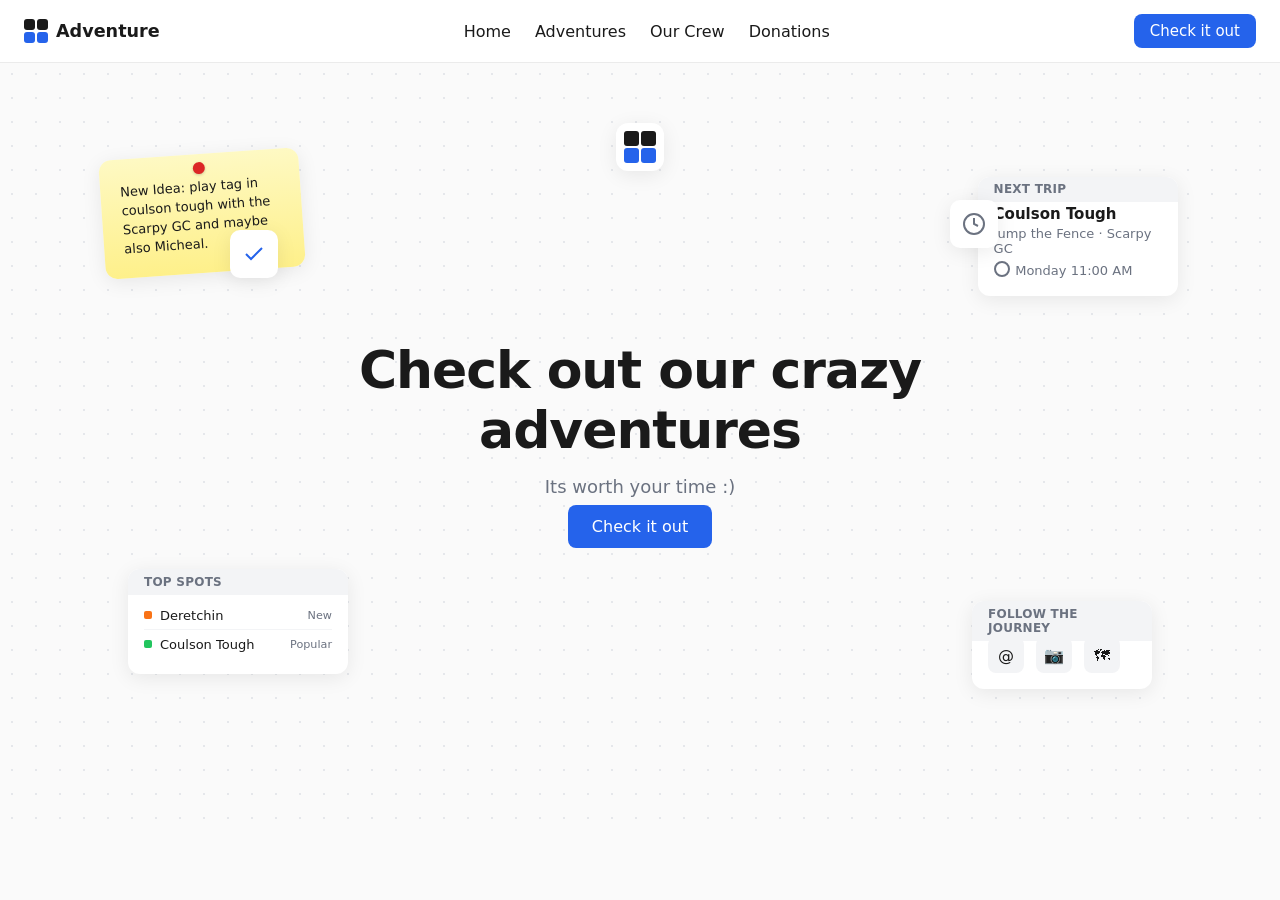
<file: index.html>
<!DOCTYPE html>
<html lang="en">
<head>
    <meta charset="UTF-8">
    <meta name="viewport" content="width=device-width, initial-scale=1.0">
    <link rel="icon" href="data:image/svg+xml,<svg xmlns='http://www.w3.org/2000/svg' viewBox='0 0 32 32'><rect width='32' height='32' fill='%231a1a2e'/><rect x='8' y='8' width='8' height='8' fill='%23e94560'/><rect x='16' y='16' width='8' height='8' fill='%23e94560'/></svg>">
    <link rel="stylesheet" href="styles.css">
    <title>Adventure Website — Home</title>
</head>
<body>
    <header class="site-header">
        <a href="index.html" class="logo">
            <span class="logo-icon">
                <span class="logo-square"></span>
                <span class="logo-square"></span>
                <span class="logo-square logo-square--accent"></span>
                <span class="logo-square logo-square--accent"></span>
            </span>
            <span class="logo-text">Adventure</span>
        </a>
        <nav class="main-nav">
            <a href="index.html" class="nav-link">Home</a>
            <a href="adventures.html" class="nav-link">Adventures</a>
            <a href="crew.html" class="nav-link">Our Crew</a>
            <a href="donations.html" class="nav-link">Donations</a>
        </nav>
        <a href="adventures.html" class="btn btn--primary">Check it out</a>
    </header>

    <main class="hero-wrap">
        <div class="hero-bg" aria-hidden="true"></div>

        <!-- Floating cards -->
        <div class="hero-card hero-card--note">
            <div class="hero-card__pin"></div>
            <p>New Idea: play tag in coulson tough with the Scarpy GC and maybe also Micheal.</p>
        </div>
        <div class="hero-card hero-card--icon hero-card--icon-check">
            <svg width="24" height="24" viewBox="0 0 24 24" fill="none" stroke="currentColor" stroke-width="2"><path d="M20 6L9 17l-5-5"/></svg>
        </div>
        <div class="hero-card hero-card--logo-float">
            <span class="logo-icon logo-icon--sm">
                <span class="logo-square"></span>
                <span class="logo-square"></span>
                <span class="logo-square logo-square--accent"></span>
                <span class="logo-square logo-square--accent"></span>
            </span>
        </div>
        <div class="hero-card hero-card--trip">
            <div class="hero-card__tab">Next trip</div>
            <p class="hero-card__title">Coulson Tough</p>
            <p class="hero-card__meta">Jump the Fence · Scarpy GC</p>
            <p class="hero-card__time"><span class="hero-card__clock"></span> Monday 11:00 AM</p>
        </div>
        <div class="hero-card hero-card--icon hero-card--icon-clock">
            <svg width="24" height="24" viewBox="0 0 24 24" fill="none" stroke="currentColor" stroke-width="2"><circle cx="12" cy="12" r="10"/><path d="M12 6v6l4 2"/></svg>
        </div>
        <div class="hero-card hero-card--tasks">
            <div class="hero-card__tab">Top spots</div>
            <div class="hero-card__task">
                <span class="hero-card__dot hero-card__dot--orange"></span>
                <span>Deretchin</span>
                <span class="hero-card__pct">New</span>
            </div>
            <div class="hero-card__task">
                <span class="hero-card__dot hero-card__dot--green"></span>
                <span>Coulson Tough</span>
                <span class="hero-card__pct">Popular</span>
            </div>
        </div>
        <div class="hero-card hero-card--integrations">
            <div class="hero-card__tab">Follow the journey</div>
            <div class="hero-card__icons">
                <span class="hero-card__app" title="Social">@</span>
                <span class="hero-card__app" title="Photos">📷</span>
                <span class="hero-card__app" title="Map">🗺</span>
            </div>
        </div>

        <section class="hero">
            <h1 class="hero__headline">Check out our crazy adventures</h1>
            <p class="hero__tagline">Its worth your time :)</p>
            <a href="adventures.html" class="btn btn--primary btn--hero">Check it out</a>
        </section>
    </main>
</body>
</html>
</file>
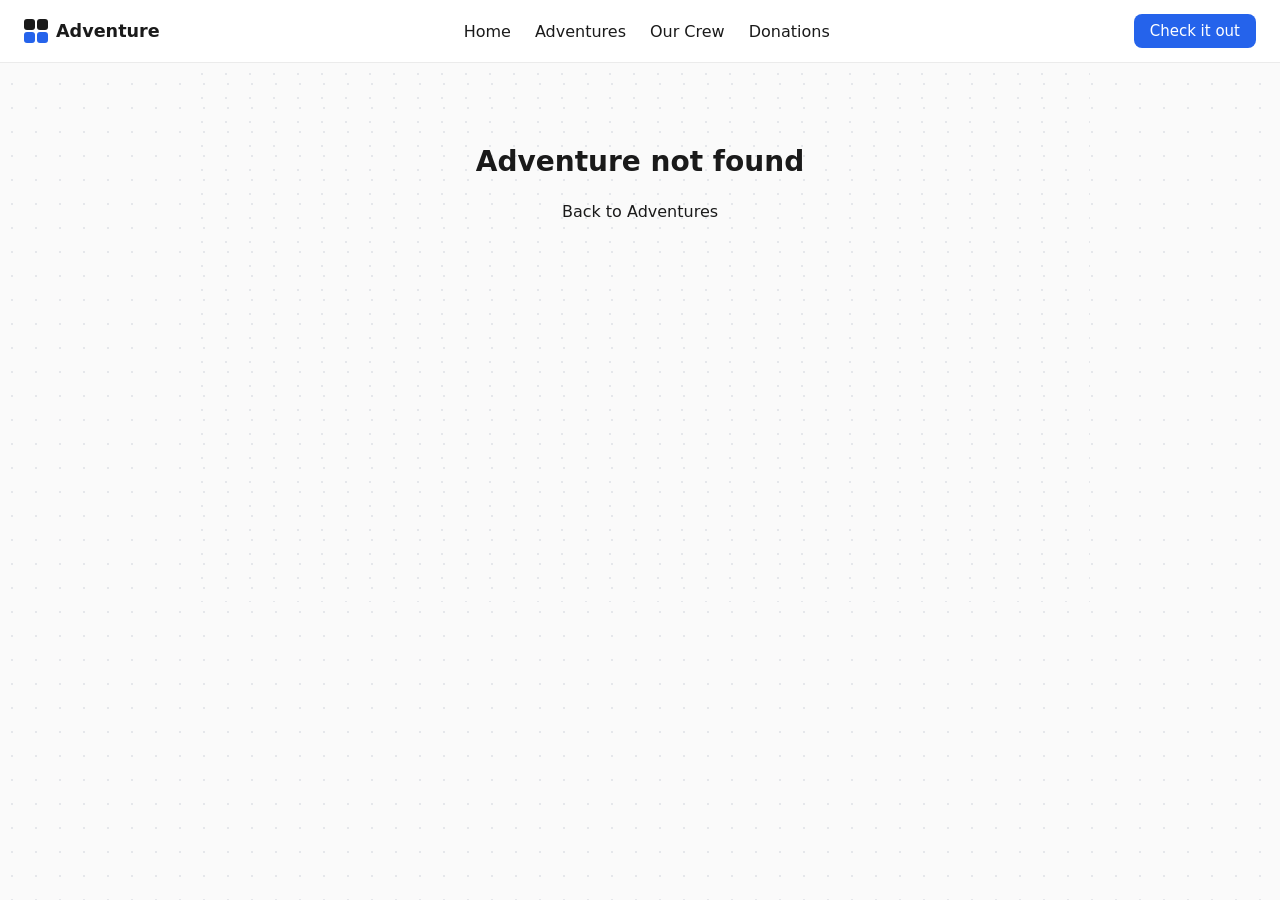
<file: adventure-detail.html>
<!DOCTYPE html>
<html lang="en">
<head>
    <meta charset="UTF-8">
    <meta name="viewport" content="width=device-width, initial-scale=1.0">
    <link rel="icon" href="data:image/svg+xml,<svg xmlns='http://www.w3.org/2000/svg' viewBox='0 0 32 32'><rect width='32' height='32' fill='%231a1a2e'/><rect x='8' y='8' width='8' height='8' fill='%23e94560'/><rect x='16' y='16' width='8' height='8' fill='%23e94560'/></svg>">
    <link rel="stylesheet" href="styles.css">
    <title>Adventure Website — Adventure</title>
</head>
<body class="has-hero-bg">
    <header class="site-header">
        <a href="index.html" class="logo">
            <span class="logo-icon">
                <span class="logo-square"></span>
                <span class="logo-square"></span>
                <span class="logo-square logo-square--accent"></span>
                <span class="logo-square logo-square--accent"></span>
            </span>
            <span class="logo-text">Adventure</span>
        </a>
        <nav class="main-nav">
            <a href="index.html" class="nav-link">Home</a>
            <a href="adventures.html" class="nav-link">Adventures</a>
            <a href="crew.html" class="nav-link">Our Crew</a>
            <a href="donations.html" class="nav-link">Donations</a>
        </nav>
        <a href="adventures.html" class="btn btn--primary">Check it out</a>
    </header>

    <main class="page-content page-content--detail" id="detail-root">
        <p class="detail-loading" id="detail-loading">Loading…</p>
    </main>

    <!-- Slideshow overlay: watch all media in order -->
    <div id="slideshow" class="slideshow" aria-hidden="true">
        <button type="button" class="slideshow__close" id="slideshow-close" aria-label="Close">×</button>
        <button type="button" class="slideshow__nav slideshow__prev" id="slideshow-prev" aria-label="Previous">←</button>
        <div class="slideshow__content" id="slideshow-content"></div>
        <button type="button" class="slideshow__nav slideshow__next" id="slideshow-next" aria-label="Next">→</button>
        <div class="slideshow__counter" id="slideshow-counter"></div>
    </div>

    <script src="js/adventures-data.js?v=3"></script>
    <script>
        function getSlugFromUrl() {
            var params = new URLSearchParams(window.location.search);
            return params.get('adventure') || '';
        }

        function escapeHtml(text) {
            if (text == null) return '';
            var div = document.createElement('div');
            div.textContent = text;
            return div.innerHTML;
        }

        function youtubeEmbedUrl(url) {
            if (!url) return null;
            var m = url.match(/(?:youtube\.com\/watch\?v=|youtu\.be\/)([a-zA-Z0-9_-]+)/);
            return m ? 'https://www.youtube.com/embed/' + m[1] : null;
        }

        function buildMediaList(day) {
            var list = [];
            (day.photos || []).forEach(function (src) {
                list.push({ type: 'photo', src: src });
            });
            (day.videos || []).forEach(function (src) {
                var embed = youtubeEmbedUrl(src);
                list.push({ type: 'video', src: src, embed: embed || undefined });
            });
            return list;
        }

        function renderMediaCard(item, index, dateIndex) {
            var isVideo = item.type === 'video';
            var thumb = '';
            if (isVideo) {
                var ytId = item.src && (item.src.match(/(?:youtube\.com\/watch\?v=|youtu\.be\/)([a-zA-Z0-9_-]+)/) || [])[1];
                if (ytId) {
                    thumb = '<div class="media-card__thumb media-card__thumb--video" style="background-image:url(https://img.youtube.com/vi/' + escapeHtml(ytId) + '/mqdefault.jpg)"></div>';
                } else {
                    thumb = '<div class="media-card__thumb media-card__thumb--video"><video preload="metadata" muted src="' + escapeHtml(item.src) + '"></video><span class="media-card__play" aria-hidden="true"></span></div>';
                }
            } else {
                thumb = '<div class="media-card__thumb"><img src="' + escapeHtml(item.src) + '" alt="" loading="lazy"></div>';
            }
            return '<div class="media-card" data-index="' + index + '" data-date-index="' + dateIndex + '" data-src="' + escapeHtml(item.src) + '" data-type="' + item.type + '" data-embed="' + escapeHtml(item.embed || '') + '">' + thumb + '<button type="button" class="media-card__hit" aria-label="Open slideshow"></button></div>';
        }

        function renderDetail() {
            var slug = getSlugFromUrl();
            var root = document.getElementById('detail-root');
            var loading = document.getElementById('detail-loading');
            var adventures = window.ADVENTURES_DATA || [];
            var adventure = adventures.filter(function (a) { return a.slug === slug; })[0];

            if (loading) loading.remove();

            if (!adventure) {
                root.innerHTML =
                    '<div class="detail-not-found">' +
                        '<h1 class="page-title">Adventure not found</h1>' +
                        '<p><a href="adventures.html" class="nav-link">Back to Adventures</a></p>' +
                    '</div>';
                return;
            }

            var html = '';

            html += '<div class="detail-header">';
            html += '<a href="adventures.html" class="detail-back">← Adventures</a>';
            html += '<h1 class="detail-title">' + escapeHtml(adventure.name) + '</h1>';
            if (adventure.description) {
                html += '<p class="detail-description">' + escapeHtml(adventure.description) + '</p>';
            }
            html += '</div>';

            var hasDates = adventure.dates && adventure.dates.length > 0;

            if (hasDates) {
                adventure.dates.forEach(function (day, dateIndex) {
                    var mediaList = buildMediaList(day);
                    if (mediaList.length === 0) return;

                    var hasPhotos = (day.photos || []).length > 0;
                    var hasVideos = (day.videos || []).length > 0;

                    var mediaJson = JSON.stringify(mediaList).replace(/'/g, '&#39;');
                    html += "<section class=\"detail-date-section\" data-media='" + mediaJson + "'>";
                    html += '<h2 class="detail-date-title">' + escapeHtml(day.label || day.date) + '</h2>';
                    html += '<p class="detail-date-hint">Click a card to open a slideshow and watch all in order.</p>';
                    html += '<div class="detail-media-cards">';
                    mediaList.forEach(function (item, i) {
                        html += renderMediaCard(item, i, dateIndex);
                    });
                    html += '</div></section>';
                });
            }

            if (!hasDates || adventure.dates.every(function (d) {
                return (!d.photos || d.photos.length === 0) && (!d.videos || d.videos.length === 0);
            })) {
                html += '<p class="detail-empty">Add date subfolders (e.g. <code>3-8-2026</code>) under this adventure’s folder, then list each date’s <code>photos</code> and <code>videos</code> in <code>js/adventures-data.js</code> in the <code>dates</code> array.</p>';
            }

            root.innerHTML = html;
            document.title = 'Adventure Website — ' + (adventure.name || 'Adventure');

            bindSlideshow();
        }

        function bindSlideshow() {
            var overlay = document.getElementById('slideshow');
            var content = document.getElementById('slideshow-content');
            var counterEl = document.getElementById('slideshow-counter');
            var closeBtn = document.getElementById('slideshow-close');
            var prevBtn = document.getElementById('slideshow-prev');
            var nextBtn = document.getElementById('slideshow-next');

            var state = { list: [], index: 0, currentVideo: null };

            function showSlide() {
                if (state.list.length === 0) return;
                var item = state.list[state.index];
                if (item.type === 'photo') {
                    if (state.currentVideo) {
                        state.currentVideo.pause();
                        state.currentVideo = null;
                    }
                    content.innerHTML = '<img class="slideshow__img" src="' + escapeHtml(item.src) + '" alt="">';
                } else {
                    if (state.currentVideo) state.currentVideo.pause();
                    if (item.embed) {
                        content.innerHTML = '<div class="slideshow__video-wrap slideshow__video-wrap--embed"><iframe class="slideshow__iframe" src="' + escapeHtml(item.embed) + '?autoplay=1" allowfullscreen allow="autoplay"></iframe></div>';
                    } else {
                        content.innerHTML = '<div class="slideshow__video-wrap"><video class="slideshow__video" controls autoplay src="' + escapeHtml(item.src) + '"></video></div>';
                        state.currentVideo = content.querySelector('video');
                        if (state.currentVideo) state.currentVideo.play().catch(function () {});
                    }
                }
                counterEl.textContent = (state.index + 1) + ' / ' + state.list.length;
                overlay.setAttribute('aria-hidden', 'false');
                overlay.classList.add('slideshow--open');
            }

            function closeSlideshow() {
                if (state.currentVideo) {
                    state.currentVideo.pause();
                    state.currentVideo = null;
                }
                overlay.classList.remove('slideshow--open');
                overlay.setAttribute('aria-hidden', 'true');
            }

            function go(delta) {
                state.index = (state.index + delta + state.list.length) % state.list.length;
                showSlide();
            }

            function openSlideshowFromCard(card) {
                var section = card && card.closest && card.closest('.detail-date-section');
                if (!section) return;
                var listJson = section.getAttribute('data-media');
                if (!listJson) return;
                var decoded = document.createElement('div');
                decoded.innerHTML = '<span>' + listJson.replace(/</g, '&lt;') + '</span>';
                listJson = decoded.textContent || listJson;
                state.list = JSON.parse(listJson);
                state.index = parseInt(card.getAttribute('data-index'), 10) || 0;
                showSlide();
            }

            var detailRoot = document.getElementById('detail-root');
            detailRoot.querySelectorAll('.media-card').forEach(function (card) {
                var hit = card.querySelector('.media-card__hit');
                if (!hit) return;
                hit.addEventListener('click', function (e) {
                    e.preventDefault();
                    e.stopPropagation();
                    openSlideshowFromCard(card);
                });
            });

            closeBtn.addEventListener('click', closeSlideshow);
            prevBtn.addEventListener('click', function () { go(-1); });
            nextBtn.addEventListener('click', function () { go(1); });

            overlay.addEventListener('click', function (e) {
                if (e.target === overlay) closeSlideshow();
            });

            document.addEventListener('keydown', function (e) {
                if (!overlay.classList.contains('slideshow--open')) return;
                if (e.key === 'Escape') closeSlideshow();
                if (e.key === 'ArrowLeft') go(-1);
                if (e.key === 'ArrowRight') go(1);
            });
        }

        renderDetail();
    </script>
</body>
</html>
</file>
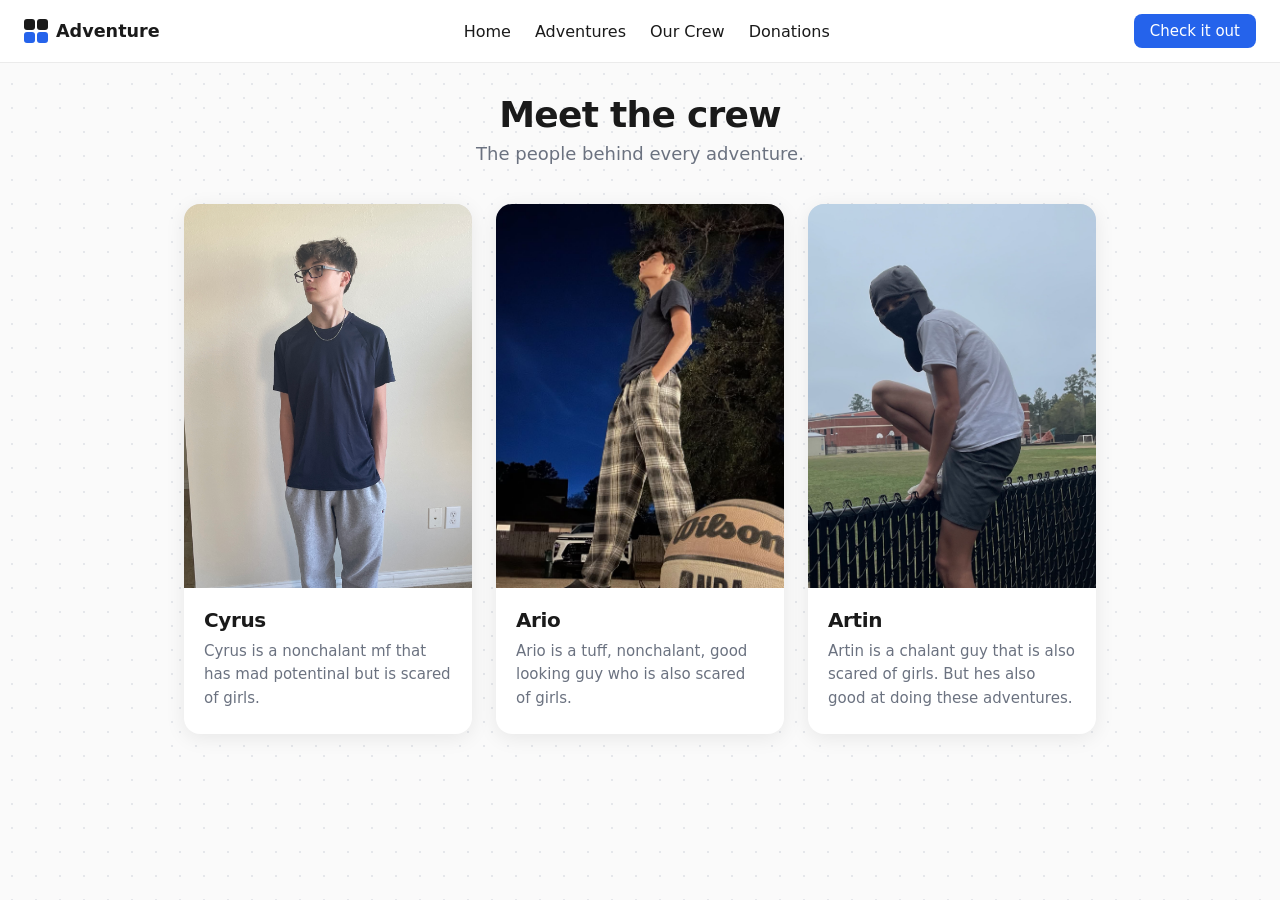
<file: crew.html>
<!DOCTYPE html>
<html lang="en">
<head>
    <meta charset="UTF-8">
    <meta name="viewport" content="width=device-width, initial-scale=1.0">
    <link rel="icon" href="data:image/svg+xml,<svg xmlns='http://www.w3.org/2000/svg' viewBox='0 0 32 32'><rect width='32' height='32' fill='%231a1a2e'/><rect x='8' y='8' width='8' height='8' fill='%23e94560'/><rect x='16' y='16' width='8' height='8' fill='%23e94560'/></svg>">
    <link rel="stylesheet" href="styles.css">
    <title>Adventure Website — Our Crew</title>
</head>
<body class="has-hero-bg">
    <header class="site-header">
        <a href="index.html" class="logo">
            <span class="logo-icon">
                <span class="logo-square"></span>
                <span class="logo-square"></span>
                <span class="logo-square logo-square--accent"></span>
                <span class="logo-square logo-square--accent"></span>
            </span>
            <span class="logo-text">Adventure</span>
        </a>
        <nav class="main-nav">
            <a href="index.html" class="nav-link">Home</a>
            <a href="adventures.html" class="nav-link">Adventures</a>
            <a href="crew.html" class="nav-link">Our Crew</a>
            <a href="donations.html" class="nav-link">Donations</a>
        </nav>
        <a href="adventures.html" class="btn btn--primary">Check it out</a>
    </header>

    <main class="page-content page-content--crew">
        <section class="crew-intro">
            <h1 class="crew-intro__title">Meet the crew</h1>
            <p class="crew-intro__tagline">The people behind every adventure.</p>
        </section>

        <div class="crew-list" id="crew-list">
            <!-- Cards rendered from crew data below -->
        </div>
    </main>

    <script>
        // Edit names, images, and descriptions here. Add or remove crew members as needed.
        const crew = [
            {
                name: 'Cyrus',
                image: 'images/crew/cyrus.jpg',
                description: 'Cyrus is a nonchalant mf that has mad potentinal but is scared of girls.'
            },
            {
                name: 'Ario',
                image: 'images/crew/ario.jpg',
                description: 'Ario is a tuff, nonchalant, good looking guy who is also scared of girls.'
            },
            {
                name: 'Artin',
                image: 'images/crew/artin.jpg',
                description: 'Artin is a chalant guy that is also scared of girls. But hes also good at doing these adventures.'
            }
        ];

        const placeholderImage = 'https://images.unsplash.com/photo-1507003211169-0a1dd7228f2d?w=600&h=400&fit=crop';

        function escapeHtml(text) {
            const div = document.createElement('div');
            div.textContent = text;
            return div.innerHTML;
        }

        function createCrewCard(member) {
            const card = document.createElement('article');
            card.className = 'crew-card';
            card.innerHTML =
                '<div class="crew-card__media">' +
                    '<img class="crew-card__photo" src="' + escapeHtml(member.image) + '" alt="' + escapeHtml(member.name) + '" onerror="this.src=\'' + placeholderImage + '\'">' +
                '</div>' +
                '<div class="crew-card__body">' +
                    '<h2 class="crew-card__name">' + escapeHtml(member.name) + '</h2>' +
                    '<p class="crew-card__description">' + escapeHtml(member.description) + '</p>' +
                '</div>';
            return card;
        }

        const list = document.getElementById('crew-list');
        crew.forEach(function (member) {
            list.appendChild(createCrewCard(member));
        });
    </script>
</body>
</html>
</file>
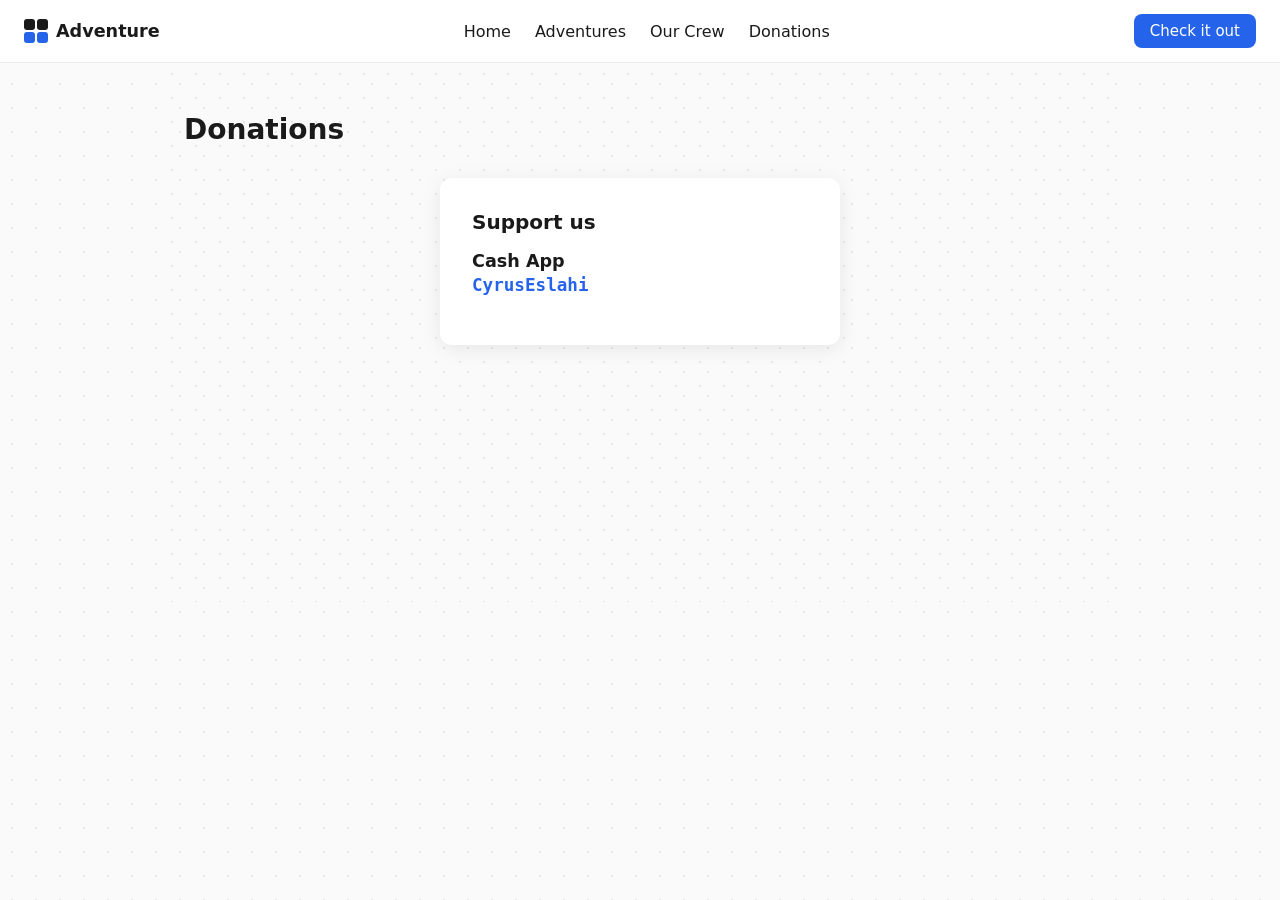
<file: donations.html>
<!DOCTYPE html>
<html lang="en">
<head>
    <meta charset="UTF-8">
    <meta name="viewport" content="width=device-width, initial-scale=1.0">
    <link rel="icon" href="data:image/svg+xml,<svg xmlns='http://www.w3.org/2000/svg' viewBox='0 0 32 32'><rect width='32' height='32' fill='%231a1a2e'/><rect x='8' y='8' width='8' height='8' fill='%23e94560'/><rect x='16' y='16' width='8' height='8' fill='%23e94560'/></svg>">
    <link rel="stylesheet" href="styles.css">
    <title>Adventure Website — Donations</title>
</head>
<body class="has-hero-bg">
    <header class="site-header">
        <a href="index.html" class="logo">
            <span class="logo-icon">
                <span class="logo-square"></span>
                <span class="logo-square"></span>
                <span class="logo-square logo-square--accent"></span>
                <span class="logo-square logo-square--accent"></span>
            </span>
            <span class="logo-text">Adventure</span>
        </a>
        <nav class="main-nav">
            <a href="index.html" class="nav-link">Home</a>
            <a href="adventures.html" class="nav-link">Adventures</a>
            <a href="crew.html" class="nav-link">Our Crew</a>
            <a href="donations.html" class="nav-link">Donations</a>
        </nav>
        <a href="adventures.html" class="btn btn--primary">Check it out</a>
    </header>

    <main class="page-content">
        <h1 class="page-title">Donations</h1>
        <div class="donations-block">
            <h2>Support us</h2>
            <p class="donations-cashapp">
                Cash App
                <span>CyrusEslahi</span>
            </p>
        </div>
    </main>
</body>
</html>
</file>
<file: styles.css>
/* Base */
* {
    box-sizing: border-box;
}

:root {
    --accent: #2563eb;
    --accent-hover: #1d4ed8;
    --text: #1a1a1a;
    --text-muted: #6b7280;
    --bg: #fafafa;
    --bg-dots: #e5e7eb;
    --card-bg: #ffffff;
    --card-shadow: 0 4px 20px rgba(0, 0, 0, 0.08);
    --card-shadow-hover: 0 12px 32px rgba(0, 0, 0, 0.12);
}

body {
    margin: 0;
    font-family: system-ui, -apple-system, BlinkMacSystemFont, 'Segoe UI', sans-serif;
    background: var(--bg);
    color: var(--text);
}

/* Dotted background */
.hero-bg,
body.has-hero-bg {
    background-image: radial-gradient(circle, var(--bg-dots) 1.2px, transparent 1.2px);
    background-size: 24px 24px;
}

/* Header — clean white bar */
.site-header {
    background: var(--card-bg);
    padding: 0.875rem 1.5rem;
    display: flex;
    align-items: center;
    justify-content: space-between;
    gap: 1.5rem;
    flex-wrap: wrap;
    box-shadow: 0 1px 0 rgba(0, 0, 0, 0.06);
}

.logo {
    display: flex;
    align-items: center;
    gap: 0.5rem;
    text-decoration: none;
    color: var(--text);
    font-weight: 600;
    font-size: 1.1rem;
}

.logo-icon {
    display: grid;
    grid-template-columns: 1fr 1fr;
    gap: 2px;
    width: 24px;
    height: 24px;
}

.logo-icon--sm {
    width: 32px;
    height: 32px;
}

.logo-square {
    background: var(--text);
    border-radius: 3px;
}

.logo-square--accent {
    background: var(--accent);
}

.main-nav {
    display: flex;
    gap: 1.5rem;
    flex-wrap: wrap;
}

.nav-link {
    color: var(--text);
    text-decoration: none;
    font-weight: 500;
    padding: 0.25rem 0;
}

.nav-link:hover {
    color: var(--accent);
}

/* Buttons */
.btn {
    display: inline-flex;
    align-items: center;
    justify-content: center;
    padding: 0.5rem 1rem;
    font-size: 0.9375rem;
    font-weight: 500;
    border-radius: 8px;
    text-decoration: none;
    transition: background 0.2s, color 0.2s;
}

.btn--primary {
    background: var(--accent);
    color: #fff;
    border: none;
}

.btn--primary:hover {
    background: var(--accent-hover);
}

.btn--hero {
    padding: 0.75rem 1.5rem;
    font-size: 1rem;
    margin-top: 0.5rem;
}

/* Hero */
.hero-wrap {
    position: relative;
    min-height: 85vh;
    display: flex;
    align-items: center;
    justify-content: center;
    padding: 3rem 1.5rem;
    overflow: hidden;
}

.hero-bg {
    position: absolute;
    inset: 0;
    pointer-events: none;
}

.hero {
    position: relative;
    z-index: 2;
    text-align: center;
    max-width: 640px;
}

.hero__headline {
    font-size: clamp(2rem, 5vw, 3.25rem);
    font-weight: 700;
    line-height: 1.15;
    margin: 0;
    letter-spacing: -0.02em;
}

.hero__headline--sub {
    color: var(--text-muted);
    font-size: clamp(1.75rem, 4vw, 2.75rem);
    margin-top: 0.15em;
}

.hero__tagline {
    font-size: 1.125rem;
    color: var(--text-muted);
    margin: 1rem 0 0 0;
}

/* Floating hero cards */
.hero-card {
    position: absolute;
    background: var(--card-bg);
    border-radius: 12px;
    box-shadow: var(--card-shadow);
    z-index: 1;
}

.hero-card--note {
    top: 12%;
    left: 8%;
    max-width: 200px;
    padding: 1rem 1.25rem 1.25rem;
    transform: rotate(-4deg);
}

.hero-card--note::before {
    content: '';
    position: absolute;
    top: 8px;
    left: 50%;
    transform: translateX(-50%);
    width: 12px;
    height: 12px;
    background: #dc2626;
    border-radius: 50%;
    box-shadow: 0 1px 3px rgba(0,0,0,0.2);
}

.hero-card--note p {
    margin: 0.5rem 0 0;
    font-size: 0.8125rem;
    line-height: 1.45;
    color: var(--text);
}

.hero-card--note {
    background: linear-gradient(180deg, #fef9c3 0%, #fef08a 100%);
}

.hero-card--icon {
    width: 48px;
    height: 48px;
    display: flex;
    align-items: center;
    justify-content: center;
    border-radius: 10px;
    color: var(--accent);
}

.hero-card--icon-check {
    top: 22%;
    left: 18%;
    background: var(--card-bg);
}

.hero-card--icon-clock {
    top: 18%;
    right: 22%;
    background: var(--card-bg);
    color: var(--text-muted);
}

.hero-card--logo-float {
    top: 8%;
    left: 50%;
    transform: translateX(-50%);
    padding: 0.5rem;
    background: var(--card-bg);
}

.hero-card--trip {
    top: 15%;
    right: 8%;
    width: 200px;
    padding: 0.75rem 1rem 1rem;
    padding-top: 1.75rem;
}

.hero-card__tab {
    position: absolute;
    top: 0;
    left: 0;
    right: 0;
    padding: 0.35rem 1rem;
    background: #f3f4f6;
    border-radius: 12px 12px 0 0;
    font-size: 0.75rem;
    font-weight: 600;
    color: var(--text-muted);
    text-transform: uppercase;
    letter-spacing: 0.02em;
}

.hero-card__title {
    margin: 0 0 0.2em;
    font-weight: 600;
    font-size: 0.9375rem;
}

.hero-card__meta,
.hero-card__time {
    margin: 0;
    font-size: 0.8125rem;
    color: var(--text-muted);
}

.hero-card__time {
    display: flex;
    align-items: center;
    gap: 0.35rem;
    margin-top: 0.35rem;
}

.hero-card__clock::before {
    content: '';
    display: inline-block;
    width: 12px;
    height: 12px;
    border: 2px solid var(--text-muted);
    border-radius: 50%;
    background: transparent;
}

.hero-card--tasks {
    bottom: 20%;
    left: 10%;
    width: 220px;
    padding: 0.75rem 1rem 1rem;
    padding-top: 2rem;
}

.hero-card__task {
    display: flex;
    align-items: center;
    gap: 0.5rem;
    font-size: 0.8125rem;
    padding: 0.4rem 0;
    border-bottom: 1px solid #f3f4f6;
}

.hero-card__task:last-child {
    border-bottom: none;
}

.hero-card__dot {
    width: 8px;
    height: 8px;
    border-radius: 2px;
    flex-shrink: 0;
}

.hero-card__dot--orange { background: #f97316; }
.hero-card__dot--green { background: #22c55e; }

.hero-card__pct {
    margin-left: auto;
    font-size: 0.7rem;
    color: var(--text-muted);
}

.hero-card--integrations {
    bottom: 18%;
    right: 10%;
    width: 180px;
    padding: 0.75rem 1rem 1rem;
    padding-top: 2rem;
}

.hero-card__icons {
    display: flex;
    gap: 0.75rem;
    margin-top: 0.25rem;
}

.hero-card__app {
    width: 36px;
    height: 36px;
    background: #f3f4f6;
    border-radius: 8px;
    display: flex;
    align-items: center;
    justify-content: center;
    font-size: 1rem;
}

@media (max-width: 900px) {
    .hero-card--note,
    .hero-card--icon-check,
    .hero-card--icon-clock,
    .hero-card--logo-float,
    .hero-card--trip,
    .hero-card--tasks,
    .hero-card--integrations {
        display: none;
    }
}

/* Inner pages — content area with dotted bg */
.page-content {
    max-width: 960px;
    margin: 0 auto;
    padding: 2rem 1.5rem;
    min-height: 60vh;
}

.has-hero-bg .page-content {
    background-image: radial-gradient(circle, var(--bg-dots) 1.2px, transparent 1.2px);
    background-size: 24px 24px;
}

.page-title {
    font-size: 1.75rem;
    font-weight: 700;
    margin-bottom: 1.5rem;
    color: var(--text);
}

/* Adventure cards — 4 per row */
.adventures-grid {
    display: grid;
    grid-template-columns: repeat(4, 1fr);
    gap: 1.5rem;
}

@media (max-width: 900px) {
    .adventures-grid {
        grid-template-columns: repeat(2, 1fr);
    }
}

@media (max-width: 480px) {
    .adventures-grid {
        grid-template-columns: 1fr;
    }
}

.adventure-card {
    display: block;
    background: var(--card-bg);
    border-radius: 12px;
    overflow: hidden;
    box-shadow: var(--card-shadow);
    transition: transform 0.2s, box-shadow 0.2s;
    text-decoration: none;
    color: inherit;
}

.adventure-card:hover {
    transform: translateY(-4px);
    box-shadow: var(--card-shadow-hover);
}

.adventure-card__image-wrap {
    aspect-ratio: 4/3;
    background: var(--bg-dots);
    overflow: hidden;
}

.adventure-card__image {
    width: 100%;
    height: 100%;
    object-fit: cover;
    display: block;
}

.adventure-card__body {
    padding: 1rem;
}

.adventure-card__name {
    font-size: 1.1rem;
    font-weight: 600;
    margin: 0 0 0.5rem 0;
    line-height: 1.3;
    color: var(--text);
}

.adventure-card__description {
    font-size: 0.9rem;
    color: var(--text-muted);
    margin: 0;
    line-height: 1.45;
}

/* Adventure detail page */
.page-content--detail {
    max-width: 900px;
}

.detail-loading,
.detail-empty {
    color: var(--text-muted);
}

.detail-not-found {
    text-align: center;
    padding: 2rem 0;
}

.detail-back {
    display: inline-block;
    margin-bottom: 1rem;
    color: var(--accent);
    text-decoration: none;
    font-weight: 500;
}

.detail-back:hover {
    text-decoration: underline;
}

.detail-title {
    font-size: clamp(1.5rem, 4vw, 2rem);
    font-weight: 700;
    margin: 0 0 0.5rem 0;
    color: var(--text);
    letter-spacing: -0.02em;
}

.detail-description {
    font-size: 1.125rem;
    color: var(--text-muted);
    margin: 0 0 2rem 0;
    line-height: 1.5;
}

.detail-section {
    margin-bottom: 2.5rem;
}

.detail-section__title {
    font-size: 1.25rem;
    font-weight: 600;
    margin: 0 0 1rem 0;
    color: var(--text);
}

/* Per-date sections */
.detail-date-section {
    margin-bottom: 3rem;
    padding-bottom: 2.5rem;
    border-bottom: 1px solid var(--bg-dots);
}

.detail-date-section:last-child {
    border-bottom: none;
    margin-bottom: 0;
    padding-bottom: 0;
}

.detail-date-title {
    font-size: 1.25rem;
    font-weight: 600;
    margin: 0 0 1.25rem 0;
    color: var(--text);
    letter-spacing: -0.01em;
}

.detail-date-section .detail-photos {
    margin-bottom: 1.25rem;
}

.detail-date-section .detail-photos:last-child {
    margin-bottom: 0;
}

.detail-date-hint {
    font-size: 0.875rem;
    color: var(--text-muted);
    margin: 0 0 1rem 0;
}

/* Media cards (click to open slideshow) */
.detail-media-cards {
    display: grid;
    grid-template-columns: repeat(auto-fill, minmax(160px, 1fr));
    gap: 1rem;
}

.media-card {
    display: block;
    width: 100%;
    padding: 0;
    border: none;
    border-radius: 12px;
    overflow: hidden;
    background: #111;
    cursor: pointer;
    box-shadow: var(--card-shadow);
    transition: transform 0.2s, box-shadow 0.2s;
    user-select: none;
    -webkit-tap-highlight-color: transparent;
    position: relative;
}

/* Invisible button on top of the card so every click opens the slideshow */
.media-card__hit {
    position: absolute;
    inset: 0;
    z-index: 2;
    width: 100%;
    height: 100%;
    padding: 0;
    border: none;
    border-radius: 12px;
    background: transparent;
    cursor: pointer;
    font-size: 0;
    color: transparent;
}

.media-card:hover {
    transform: translateY(-2px);
    box-shadow: var(--card-shadow-hover);
}

.media-card:focus {
    outline: 2px solid var(--accent);
    outline-offset: 2px;
}

.media-card__thumb {
    aspect-ratio: 4/3;
    position: relative;
    overflow: hidden;
    background: var(--bg-dots);
}

.media-card__thumb img,
.media-card__thumb video {
    width: 100%;
    height: 100%;
    object-fit: cover;
    display: block;
}

.media-card__thumb--video {
    background: #1a1a1a;
    background-size: cover;
    background-position: center;
}

.media-card__thumb--video video {
    opacity: 0.7;
}

.media-card__play {
    position: absolute;
    inset: 0;
    display: flex;
    align-items: center;
    justify-content: center;
    background: rgba(0, 0, 0, 0.35);
}

.media-card__play::after {
    content: '';
    width: 0;
    height: 0;
    border-style: solid;
    border-width: 14px 0 14px 24px;
    border-color: transparent transparent transparent rgba(255, 255, 255, 0.95);
    margin-left: 6px;
}

.detail-photos {
    display: grid;
    grid-template-columns: repeat(auto-fill, minmax(200px, 1fr));
    gap: 1rem;
}

.detail-photo-wrap {
    aspect-ratio: 4/3;
    border-radius: 12px;
    overflow: hidden;
    background: var(--bg-dots);
}

.detail-photo {
    width: 100%;
    height: 100%;
    object-fit: cover;
    display: block;
}

.detail-videos {
    display: grid;
    grid-template-columns: repeat(auto-fill, minmax(280px, 1fr));
    gap: 1.5rem;
}

.detail-video-wrap {
    border-radius: 12px;
    overflow: hidden;
    background: #000;
}

.detail-video-wrap--embed {
    aspect-ratio: 16/9;
}

.detail-video-iframe {
    width: 100%;
    height: 100%;
    display: block;
    border: none;
}

.detail-video {
    width: 100%;
    display: block;
    vertical-align: top;
}

/* Slideshow overlay */
.slideshow {
    position: fixed;
    inset: 0;
    z-index: 1000;
    background: rgba(0, 0, 0, 0.95);
    display: flex;
    align-items: center;
    justify-content: center;
    padding: 3rem 4rem 4rem;
    opacity: 0;
    visibility: hidden;
    transition: opacity 0.2s, visibility 0.2s;
}

.slideshow--open {
    opacity: 1;
    visibility: visible;
}

.slideshow__close {
    position: absolute;
    top: 1rem;
    right: 1rem;
    width: 44px;
    height: 44px;
    border: none;
    background: rgba(255, 255, 255, 0.15);
    color: #fff;
    font-size: 1.5rem;
    line-height: 1;
    border-radius: 8px;
    cursor: pointer;
    z-index: 2;
}

.slideshow__close:hover {
    background: rgba(255, 255, 255, 0.25);
}

.slideshow__nav {
    position: absolute;
    top: 50%;
    transform: translateY(-50%);
    width: 48px;
    height: 48px;
    border: none;
    background: rgba(255, 255, 255, 0.15);
    color: #fff;
    font-size: 1.5rem;
    border-radius: 8px;
    cursor: pointer;
    z-index: 2;
}

.slideshow__nav:hover {
    background: rgba(255, 255, 255, 0.25);
}

.slideshow__prev {
    left: 1rem;
}

.slideshow__next {
    right: 1rem;
}

.slideshow__content {
    max-width: 100%;
    max-height: calc(100vh - 2rem);
    display: flex;
    align-items: center;
    justify-content: center;
}

.slideshow__img {
    max-width: 100%;
    max-height: calc(100vh - 6rem);
    width: auto;
    height: auto;
    object-fit: contain;
}

.slideshow__video-wrap {
    width: min(90vw, 900px);
    max-height: calc(100vh - 6rem);
}

.slideshow__video-wrap--embed {
    aspect-ratio: 16/9;
    max-height: calc(100vh - 6rem);
}

.slideshow__iframe {
    width: 100%;
    height: 100%;
    border: none;
    border-radius: 8px;
}

.slideshow__video {
    width: 100%;
    max-height: calc(100vh - 6rem);
    display: block;
    border-radius: 8px;
}

.slideshow__counter {
    position: absolute;
    bottom: 1rem;
    left: 50%;
    transform: translateX(-50%);
    color: rgba(255, 255, 255, 0.8);
    font-size: 0.9375rem;
}

.detail-empty code {
    font-size: 0.9em;
    background: var(--bg-dots);
    padding: 0.2em 0.4em;
    border-radius: 4px;
}

/* Our Crew — horizontal cards */
.page-content--crew {
    max-width: 960px;
}

.crew-intro {
    text-align: center;
    margin-bottom: 2.5rem;
}

.crew-intro__title {
    font-size: clamp(1.75rem, 4vw, 2.25rem);
    font-weight: 700;
    margin: 0 0 0.5rem 0;
    color: var(--text);
    letter-spacing: -0.02em;
}

.crew-intro__tagline {
    font-size: 1.125rem;
    color: var(--text-muted);
    margin: 0;
}

.crew-list {
    display: grid;
    grid-template-columns: repeat(3, 1fr);
    gap: 1.5rem;
}

.crew-card {
    background: var(--card-bg);
    border-radius: 16px;
    overflow: hidden;
    box-shadow: var(--card-shadow);
    transition: box-shadow 0.2s;
    display: flex;
    flex-direction: column;
}

.crew-card:hover {
    box-shadow: var(--card-shadow-hover);
}

.crew-card__media {
    aspect-ratio: 3/4;
    background: var(--bg-dots);
}

.crew-card__photo {
    width: 100%;
    height: 100%;
    object-fit: cover;
    display: block;
}

.crew-card__body {
    padding: 1.25rem 1.25rem 1.5rem;
    flex: 1;
    display: flex;
    flex-direction: column;
}

.crew-card__name {
    font-size: 1.25rem;
    font-weight: 700;
    margin: 0 0 0.5rem 0;
    color: var(--text);
    letter-spacing: -0.02em;
}

.crew-card__description {
    font-size: 0.9375rem;
    line-height: 1.55;
    color: var(--text-muted);
    margin: 0;
}

@media (max-width: 768px) {
    .crew-list {
        grid-template-columns: repeat(2, 1fr);
    }
}

@media (max-width: 480px) {
    .crew-list {
        grid-template-columns: 1fr;
    }
}

/* Donations */
.donations-block {
    background: var(--card-bg);
    border-radius: 12px;
    padding: 2rem;
    max-width: 400px;
    margin: 2rem auto;
    box-shadow: var(--card-shadow);
}

.donations-block h2 {
    font-size: 1.25rem;
    margin: 0 0 1rem 0;
    color: var(--text);
}

.donations-cashapp {
    font-size: 1.1rem;
    font-weight: 600;
    color: var(--text);
}

.donations-cashapp span {
    display: block;
    margin-top: 0.25rem;
    font-family: ui-monospace, monospace;
    color: var(--accent);
}
</file>
